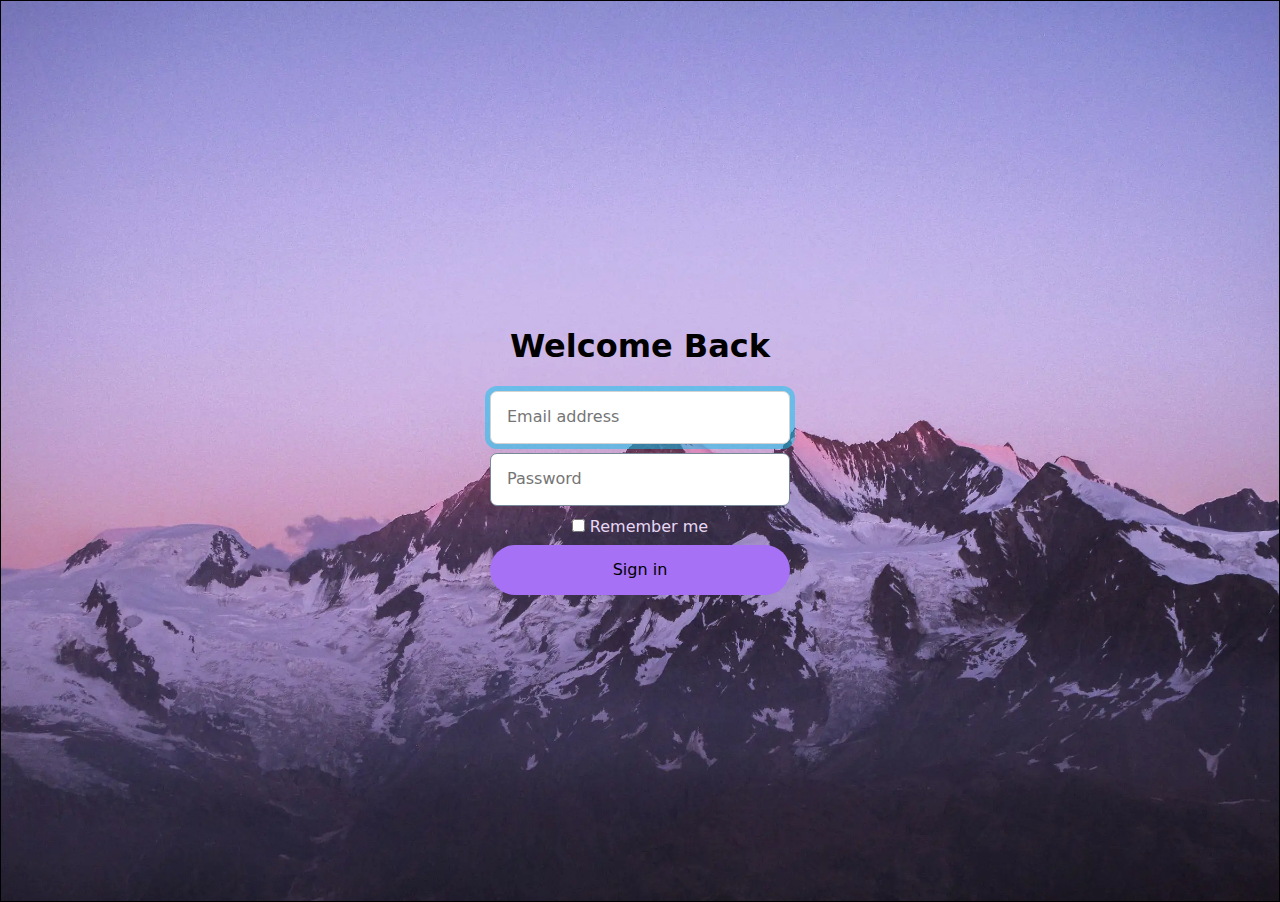
<file: index.html>
<!DOCTYPE html>
<html lang="en">
  <head>
    <meta charset="UTF-8" />
    <meta http-equiv="X-UA-Compatible" content="IE=edge" />
    <meta name="viewport" content="width=device-width, initial-scale=1.0" />
    <title>Sign In</title>
    <link rel="stylesheet" href="CSS/index.css" />
    <link rel="stylesheet" href="CSS/normalize.css" />
  </head>
  <body>
    <form action="HTML/Homepage.html">
      <div class="in">
        <h1>Welcome Back</h1>
        <input
          class="form-group"
          type="text"
          name="First Name"
          placeholder="Email address"
          minlength="5"
          maxlength="50"
          required
          autofocus
        />
        <input
          class="form-group"
          type="password"
          name="Password"
          placeholder="Password"
          required
          maxlength="10"
        />
      </div>
      <div class="checkbox">
        <input type="checkbox" />
        <label for="checkbox">Remember me</label>
      </div>
      <div>
        <button type="submit">Sign in</button>
      </div>
    </form>
  </body>
</html>
</file>
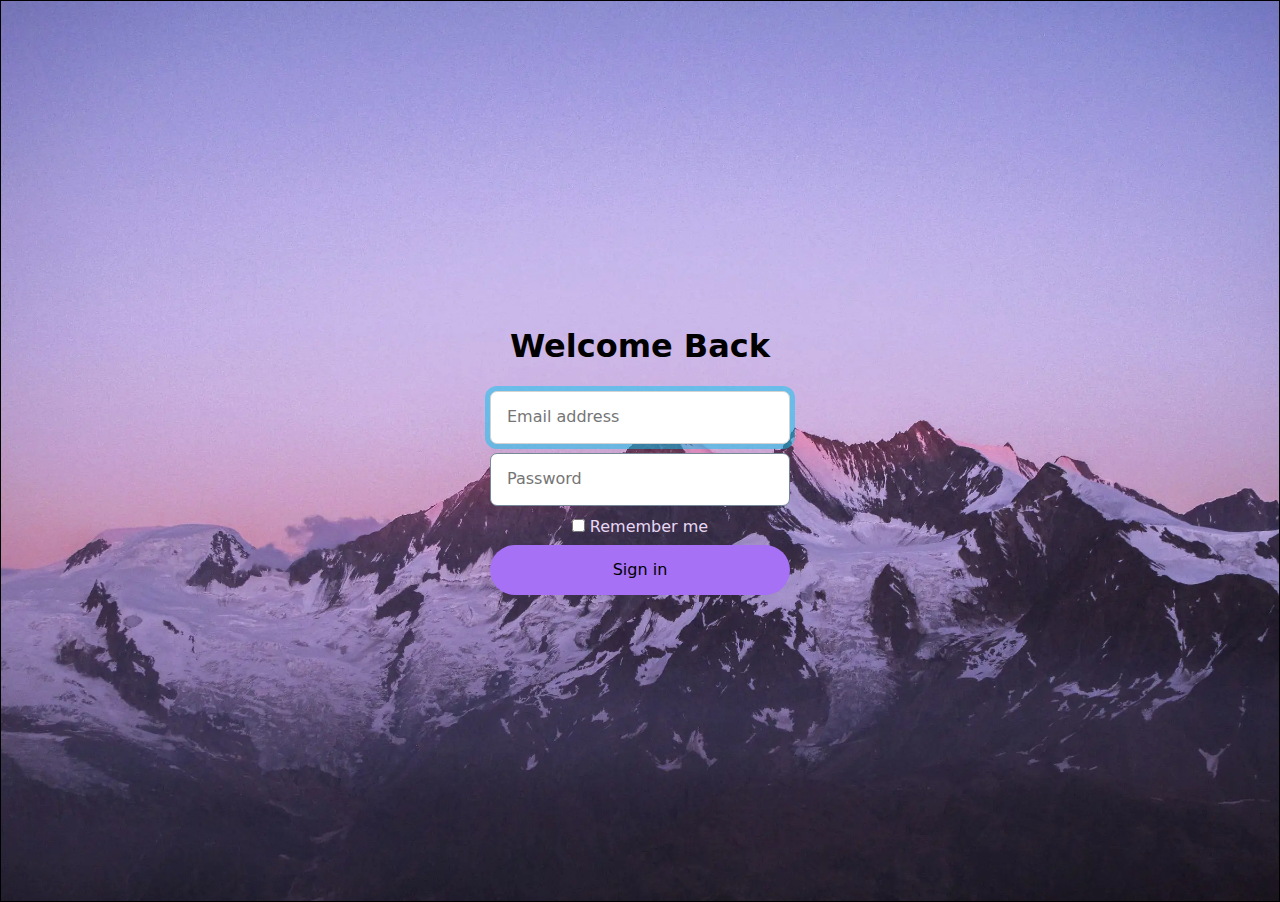
<file: Index.html>
<!DOCTYPE html>
<html lang="en">
  <head>
    <meta charset="UTF-8" />
    <meta http-equiv="X-UA-Compatible" content="IE=edge" />
    <meta name="viewport" content="width=device-width, initial-scale=1.0" />
    <title>Sign In</title>
    <link rel="stylesheet" href="CSS/signIn.css" />
    <link rel="stylesheet" href="CSS/normalize.css" />
  </head>
  <body>
    <form action="HTML/Homepage.html">
      <div class="in">
        <h1>Welcome Back</h1>
        <input
          class="form-group"
          type="text"
          name="First Name"
          placeholder="Email address"
          minlength="5"
          maxlength="50"
          required
          autofocus
        />
        <input
          class="form-group"
          type="password"
          name="Password"
          placeholder="Password"
          required
          maxlength="10"
        />
      </div>
      <div class="checkbox">
        <input type="checkbox" />
        <label for="checkbox">Remember me</label>
      </div>
      <div>
        <button type="submit">Sign in</button>
      </div>
    </form>
  </body>
</html>
</file>
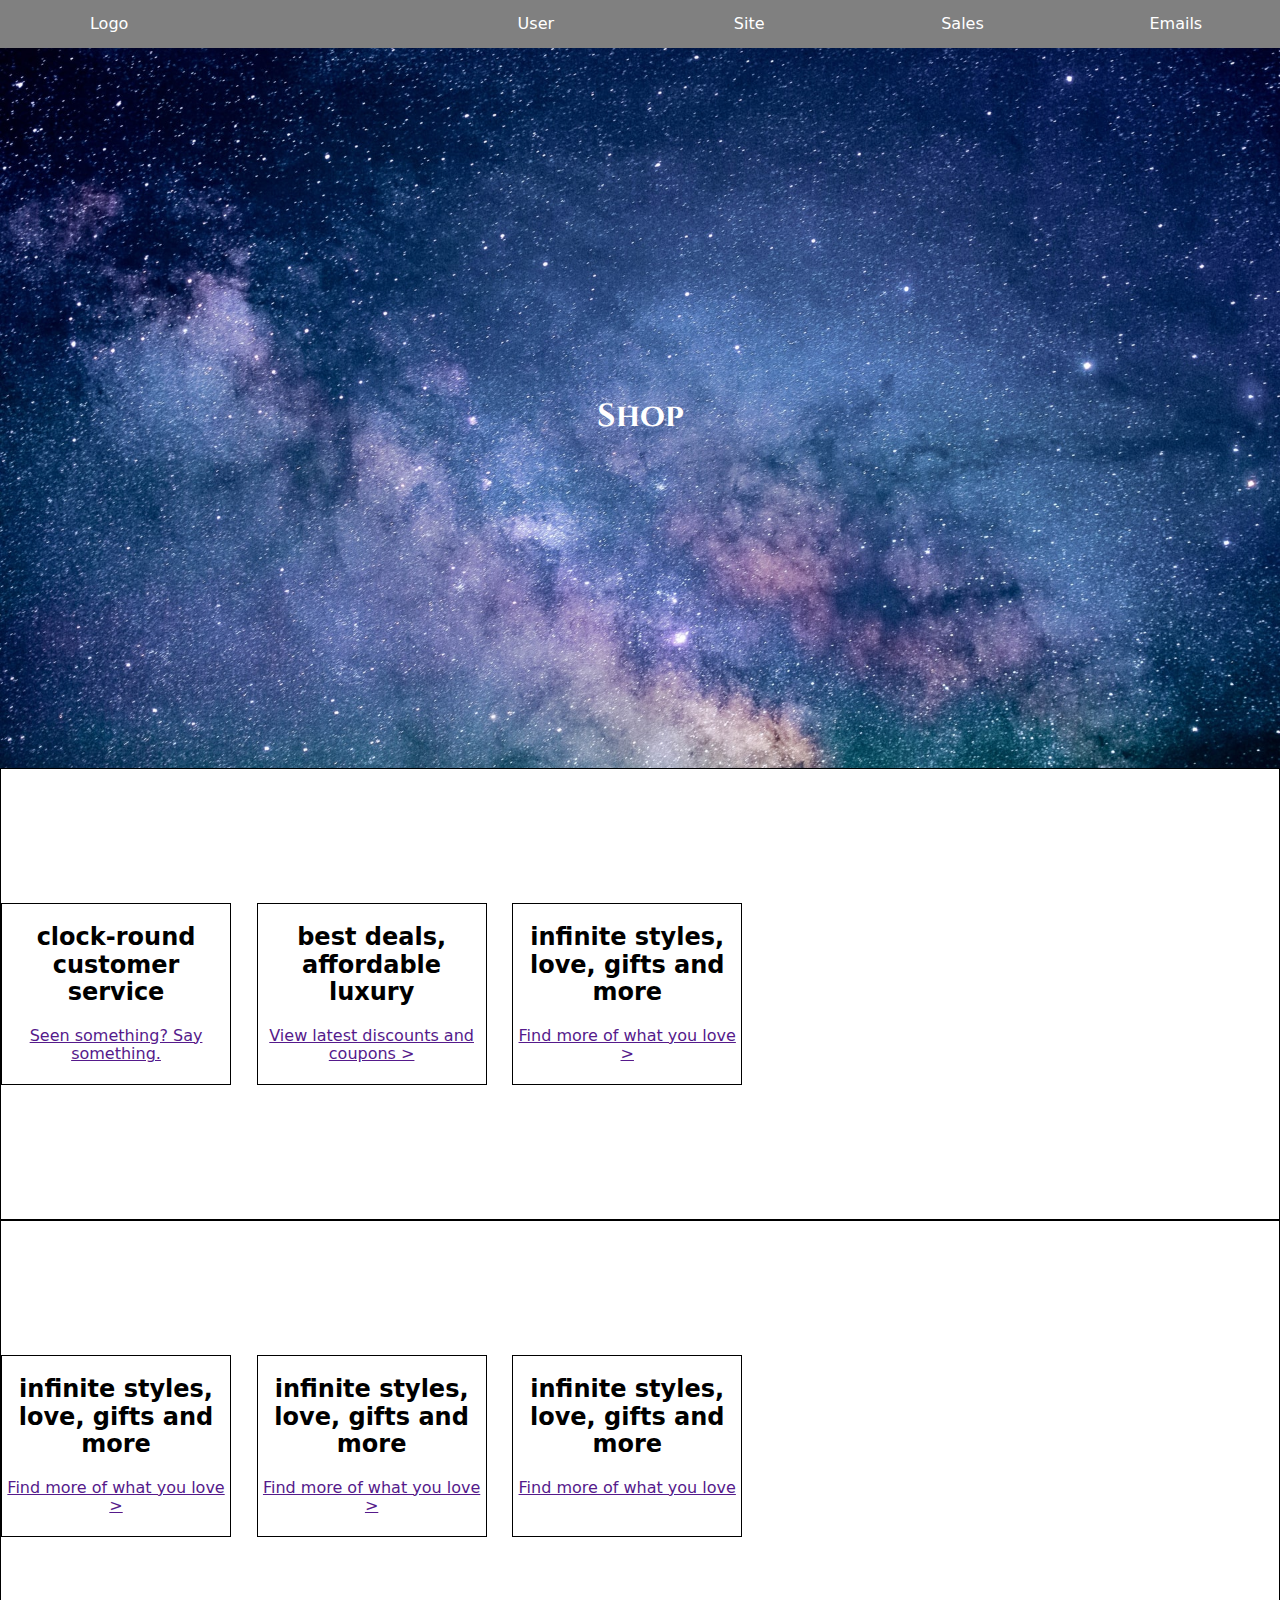
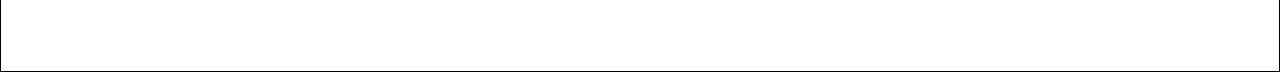
<file: HTML/shop.html>
<!DOCTYPE html>
<html lang="en">
  <head>
    <meta charset="UTF-8" />
    <meta http-equiv="X-UA-Compatible" content="IE=edge" />
    <meta name="viewport" content="width=device-width, initial-scale=1.0" />
    <title>Poku | Shop</title>
    <link rel="stylesheet" href="/CSS/shop.css" />
    <link rel="stylesheet" href="/CSS/normalize.css" />
    <!--Font-->
    <link rel="preconnect" href="https://fonts.googleapis.com" />
    <link rel="preconnect" href="https://fonts.gstatic.com" crossorigin />
    <link
      href="https://fonts.googleapis.com/css2?family=Cinzel:wght@600&display=swap"
      rel="stylesheet"
    />
    <!--Font Animation-->
    <link
      rel="stylesheet"
      href="https://cdnjs.cloudflare.com/ajax/libs/animate.css/4.1.1/animate.min.css"
    />
  </head>
  <!--Navigation Bar-->
  <body>
    <div class="container">
      <div class="menu_buttons">
        <i class="fa-solid fa-gauge-high icons"></i> Logo
      </div>
      <div class="menu_buttons menu_space">
        <i class="fa-solid fa-gauge-high icons"></i>
      </div>
      <div class="menu_buttons">
        <i class="fa-solid fa-user icons"></i> User
      </div>
      <div class="menu_buttons">
        <i class="fa-solid fa-sitemap icons"></i> Site
      </div>
      <div class="menu_buttons">
        <i class="fa-solid fa-dollar-sign icons"></i> Sales
      </div>
      <div class="menu_buttons">
        <i class="fa-solid fa-envelope icons"></i> Emails
      </div>

    </div>
    <!--Hero-->
    <div class="hero--container">
      <img
        class="hero"
        src="/Images/assignment_banner.jpg"
        alt="an image of mountains in winter"
      />
      <section>
        <h2 class="hero--text hero--font">
          Shop
        </h2>
      </section>
    </div>
    <!--Mini Cards-->
    <div class="minicard--container">
        <div class="minicard">
          <h2>clock-round<br />customer service</h2>
          <p class="card--a">
            <a class="card--a" href="">Seen something? Say something.</a>
          </p>
        </div>
        <div class="minicard">
          <h2>best deals,<br />affordable luxury</h2>
          <p class="card--a">
            <a class="card--a" href="">View latest discounts and coupons ></a>
          </p>
        </div>
        <div class="minicard">
          <h2>infinite styles,<br />love, gifts and more</h2>
          <p class="card--a">
            <a class="card--a" href="">Find more of what you love ></a>
          </p>
        </div>
    </div>
    <!--Mini Cards 1-->
    <div class="minicard--container">
        <div class="minicard">
        <h2>infinite styles,<br />love, gifts and more</h2>
        <p class="card--a">
            <a class="card--a" href="">Find more of what you love ></a>
        </p>
        </div>

        <div class="minicard">
        <h2>infinite styles,<br />love, gifts and more</h2>
        <p class="card--a">
            <a class="card--a" href="">Find more of what you love ></a>
        </p>
        </div>
        
        <div class="minicard">
        <h2>infinite styles,<br />love, gifts and more</h2>
        <p class="card--a">
            <a class="card--a" href="">Find more of what you love</a>
        </p>
        </div>
    </div>
      </div>
  </body>
</html>
</file>
<file: CSS/index.css>
html {
  box-sizing: border-box;
}
body {
  background: url(../Images/mountain.webp);
  background-size: cover;
  height: 100vh;
  border: 1px solid black;
  display: flex;
  flex-direction: column;
  justify-content: center;
  align-items: center;
  font-family: system-ui, -apple-system, BlinkMacSystemFont, "Segoe UI", Roboto,
    Oxygen, Ubuntu, Cantarell, "Open Sans", "Helvetica Neue", sans-serif;
}
p {
  color: lightslategray;
}
.in,
form {
  width: 300px;
  display: flex;
  flex-direction: column;
  text-align: center;
}

.form-group {
  border: 1px solid lightslategrey;
  padding: 1rem;
  margin: 0.3rem 0;
  border-radius: 7px;
}
.form-group:focus {
  outline: none;
  transition: 1s;
  border: 1px solid lightgrey;
  box-shadow: 0 0 0 5px rgba(7, 197, 240, 0.5);
}
.checkbox {
  display: inline-block;
  width: 100%;
  margin: 0.5rem 0;
  color: rgb(232, 216, 243);
}
button {
  border-radius: 30px;
  width: 100%;
  outline: 0;
  border: 0;
  background-color: rgb(166, 113, 245);
  color: black;
  padding: 1rem;
}
</file>
<file: CSS/signIn.css>
html {
  box-sizing: border-box;
}
body {
  background: url(../../Images/mountain.webp);
  background-size: cover;
  height: 100vh;
  border: 1px solid black;
  display: flex;
  flex-direction: column;
  justify-content: center;
  align-items: center;
  font-family: system-ui, -apple-system, BlinkMacSystemFont, "Segoe UI", Roboto,
    Oxygen, Ubuntu, Cantarell, "Open Sans", "Helvetica Neue", sans-serif;
}
p {
  color: lightslategray;
}
.in,
form {
  width: 300px;
  display: flex;
  flex-direction: column;
  text-align: center;
}

.form-group {
  border: 1px solid lightslategrey;
  padding: 1rem;
  margin: 0.3rem 0;
  border-radius: 7px;
}
.form-group:focus {
  outline: none;
  transition: 1s;
  border: 1px solid lightgrey;
  box-shadow: 0 0 0 5px rgba(7, 197, 240, 0.5);
}
.checkbox {
  display: inline-block;
  width: 100%;
  margin: 0.5rem 0;
  color: rgb(232, 216, 243);
}
button {
  border-radius: 30px;
  width: 100%;
  outline: 0;
  border: 0;
  background-color: rgb(166, 113, 245);
  color: black;
  padding: 1rem;
}
</file>
<file: CSS/shop.css>
body {
  margin: 0;
  margin-top: 1rem;
  font-family: system-ui, -apple-system, BlinkMacSystemFont, "Segoe UI", Roboto,
    Oxygen, Ubuntu, Cantarell, "Open Sans", "Helvetica Neue", sans-serif;
    text-align: center;
}
.icons {
  width: 2rem;
}
.container {
  height: fit-content;
  display: grid;
  grid-template: repeat(6, 1rem);
  background-color: lightgray;
  align-items: center;
}
.menu_buttons {
  color: white;
  font-size: medium;
  text-align: left;
  text-indent: 5px;
  padding: 1rem;
  background-color: gray;
}
.menu_buttons:hover {
  color: white;
}

@media screen and (min-width: 1200px) {
  .container {
    width: 100%;
    grid-template: repeat(1, 3rem) / repeat(6, 1fr);
    text-align: center;
  }
  .menu_buttons {
    justify-content: end;
    color: white;
    font-size: medium;
    text-align: center;
    text-indent: 5px;
    padding: 1rem;
    background-color: gray;
  }
  .menu_space{
    padding: 5rem 0;
  }
  .menu_buttons:hover {
    color: white;
    transform: 0;
    transition: 0;
  }
}
/* Hero */
.hero--container {
  height: 80vh;
}
.hero {
  object-fit: cover;
  width: 100vw;
  height: 80vh;
}
.hero--font {
  font-family: "Cinzel", serif;
  text-align: center;
}
.hero--text {
  font-size: xx-large;
  position: relative;
  color: white;
  bottom: 25rem;
}
.hero--heading {
  columns: white;
  font-size: 40pt;
  position: relative;
  color: white;
  bottom: 25rem;
}
.animate__fadeInUp {
  animation-delay: 1s;
}
/*Mini Cards*/
.minicard--container {
    border: 1px solid  black;
    display: grid;
    grid-template-columns: repeat(5, 1fr);
    height: 50vh;
    align-content: center;
    
  }
  .minicard {
    border: 1px solid  black;
    object-fit: cover;
    height: 20vh;
    display: inline-block;
    margin-right: 10%;
  }
  .img--minicards{
    object-fit: contain;
  }
</file>
